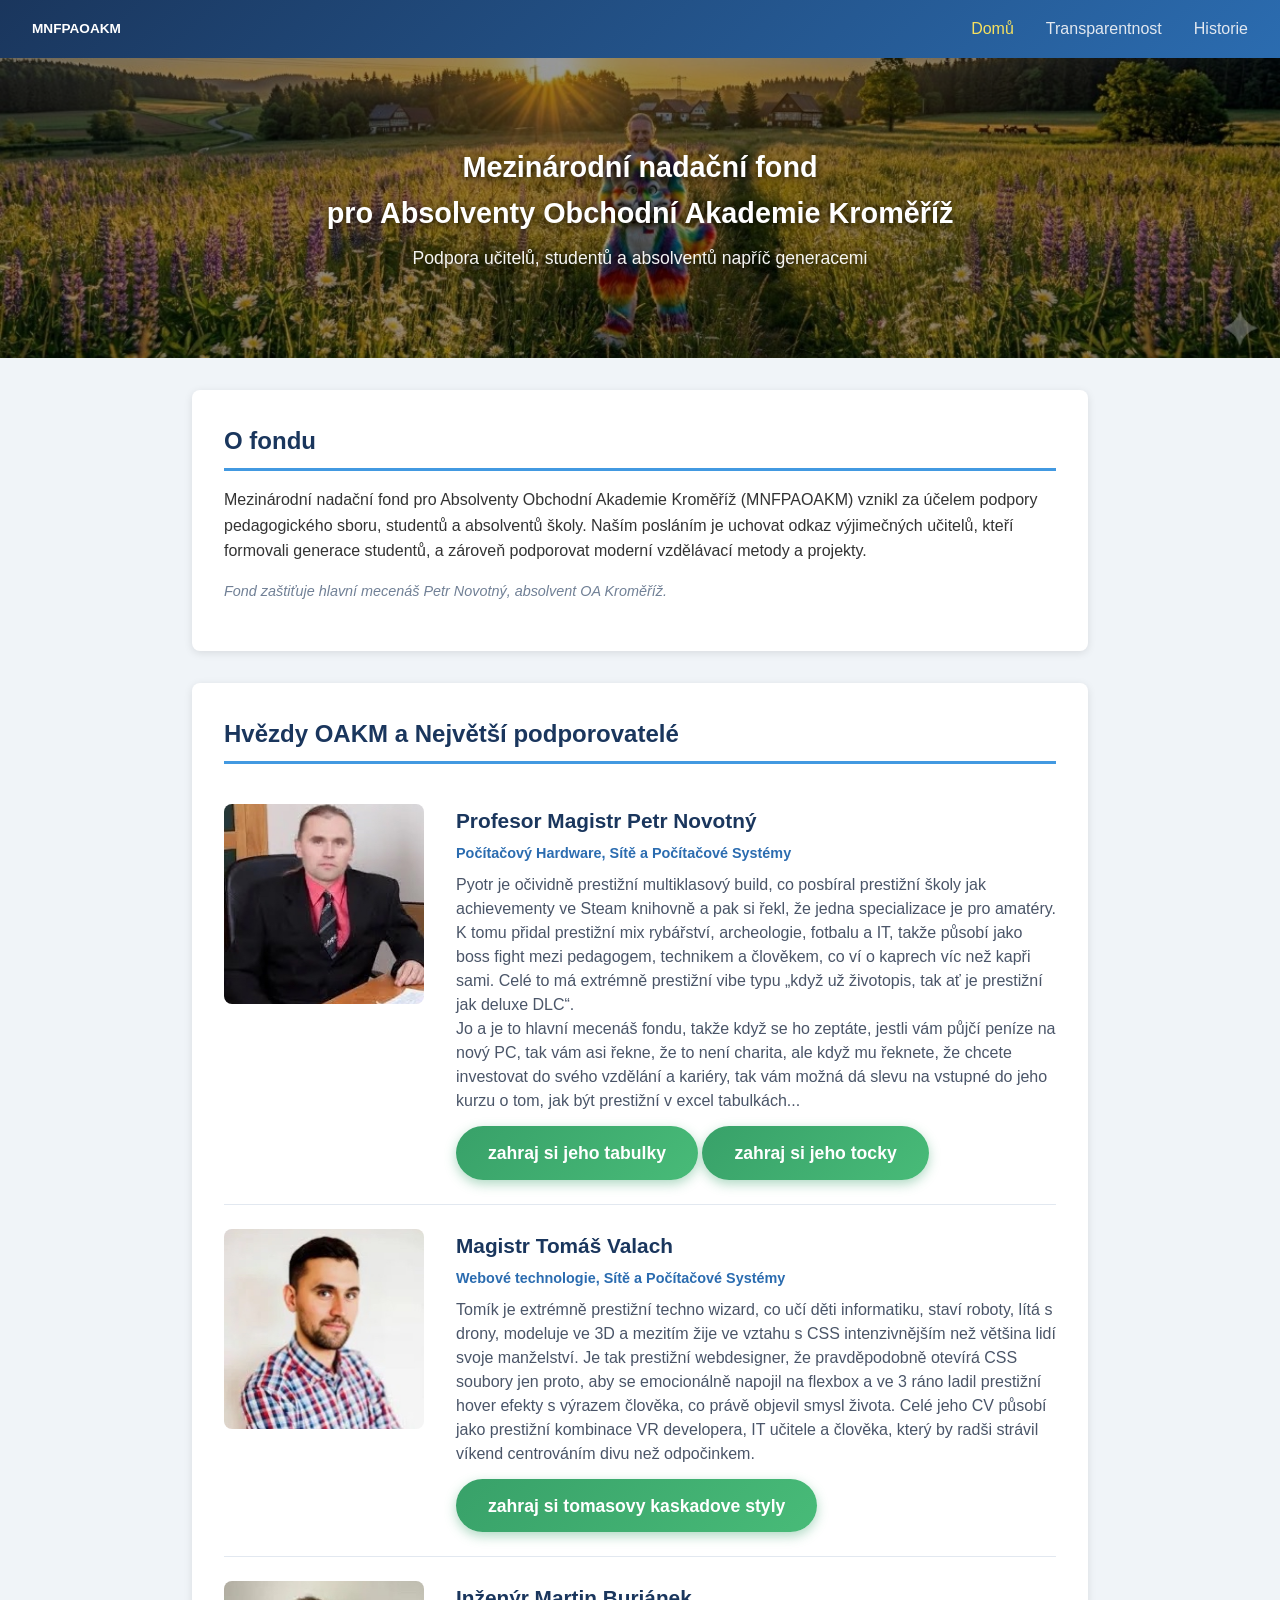
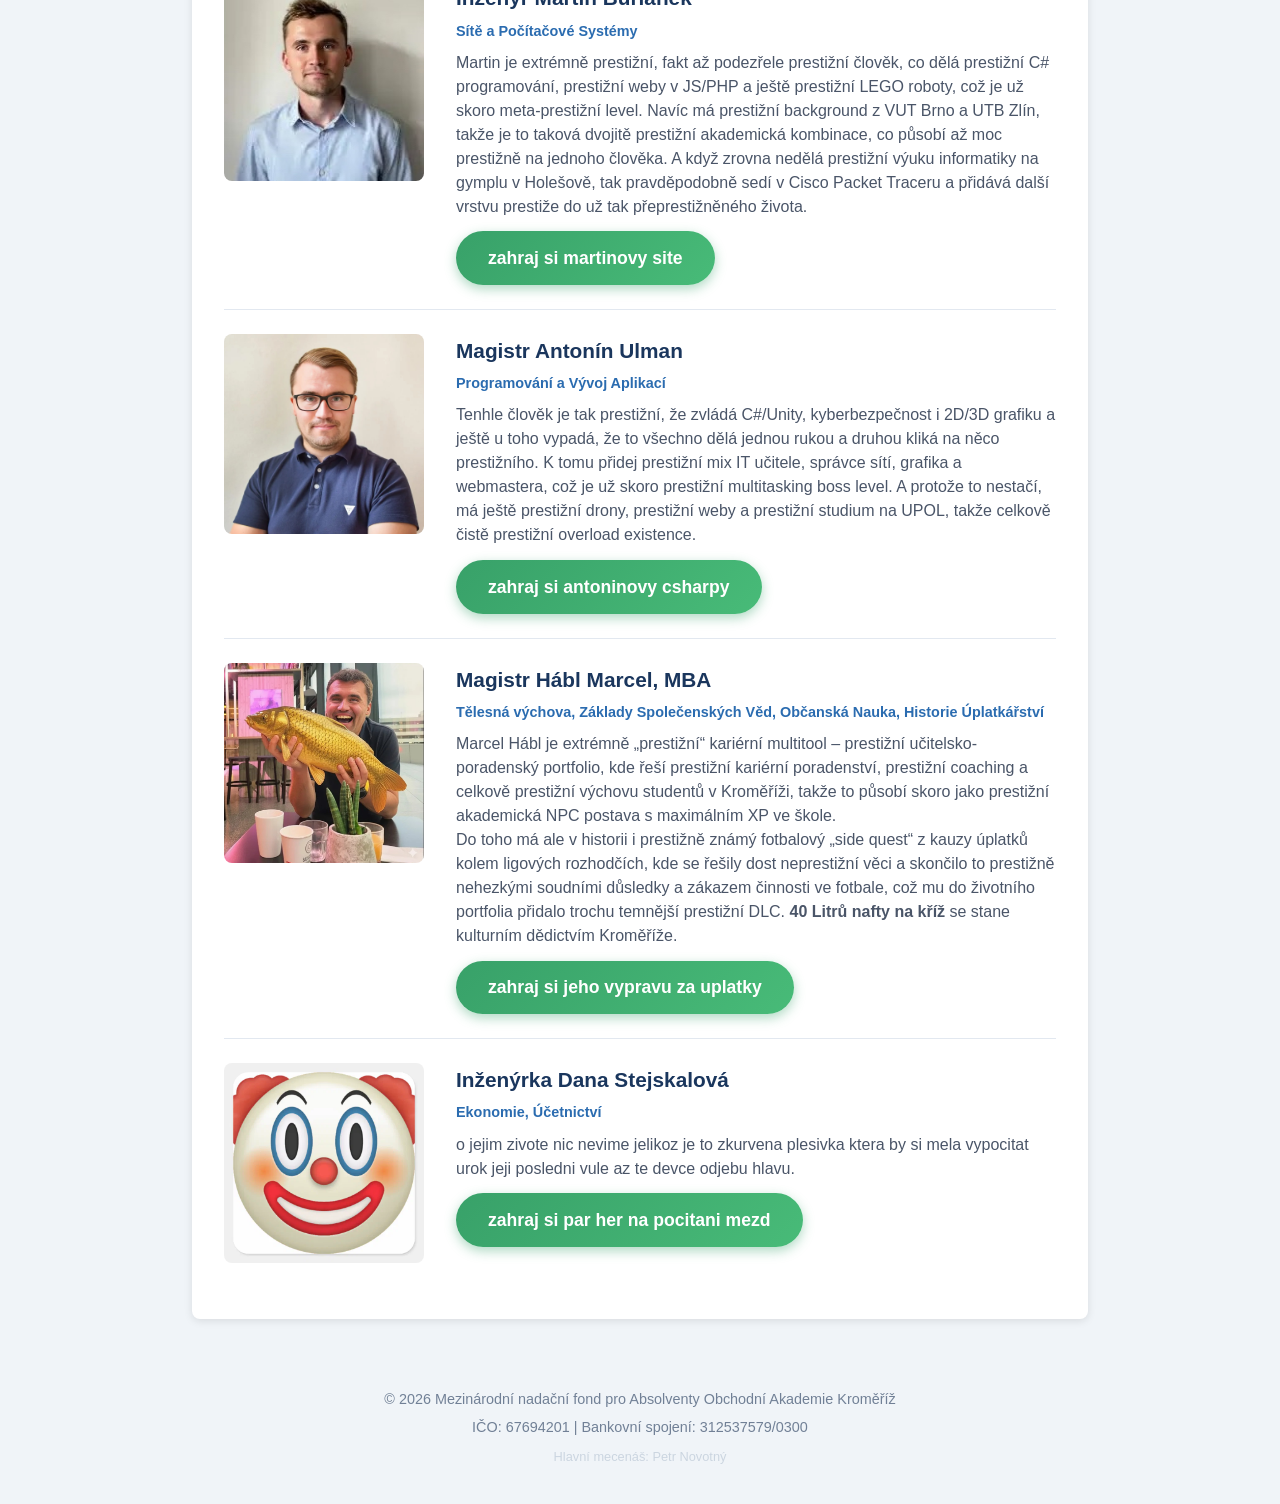
<file: index.html>
<!doctype html>
<html lang="cs">
  <head>
    <meta charset="UTF-8" />
    <meta name="viewport" content="width=device-width, initial-scale=1.0" />
    <title>
      MNFPAOAKM – Mezinárodní nadační fond pro Absolventy OA Kroměříž
    </title>
    <link rel="stylesheet" href="styles.css" />
  </head>
  <body>
    <nav>
      <div class="logo">MNFPAOAKM</div>
      <ul>
        <li><a href="index.html" class="active">Domů</a></li>
        <li><a href="prijmy.html">Transparentnost</a></li>
        <li><a href="historie.html">Historie</a></li>
      </ul>
    </nav>

    <div class="banner">
      <img src="banner.jpg" alt="MNFPAOAKM" width="1200" height="300" />
      <div class="banner-text">
        <h1>
          Mezinárodní nadační fond <br />
          pro Absolventy Obchodní Akademie Kroměříž
        </h1>
        <p>Podpora učitelů, studentů a absolventů napříč generacemi</p>
      </div>
    </div>

    <div class="content">
      <div class="card">
        <h2>O fondu</h2>
        <p>
          Mezinárodní nadační fond pro Absolventy Obchodní Akademie Kroměříž
          (MNFPAOAKM) vznikl za účelem podpory pedagogického sboru, studentů a
          absolventů školy. Naším posláním je uchovat odkaz výjimečných učitelů,
          kteří formovali generace studentů, a zároveň podporovat moderní
          vzdělávací metody a projekty.
        </p>
        <p
          style="
            color: #718096;
            font-size: 0.9rem;
            font-style: italic;
            margin-top: 0.5rem;
          "
        >
          Fond zaštiťuje hlavní mecenáš Petr Novotný, absolvent OA Kroměříž.
        </p>
      </div>

      <div class="card">
        <h2>Hvězdy OAKM a Největší podporovatelé</h2>

        <div class="teacher">
          <div class="teacher-photo">
            <img src="misc/pyotr.jpg" alt="pyotr" />
          </div>
          <div class="teacher-info">
            <h3>Profesor Magistr Petr Novotný</h3>
            <div class="subject">
              Počítačový Hardware, Sítě a Počítačové Systémy
            </div>
            <p>
              Pyotr je očividně prestižní multiklasový build, co posbíral
              prestižní školy jak achievementy ve Steam knihovně a pak si řekl,
              že jedna specializace je pro amatéry. K tomu přidal prestižní mix
              rybářství, archeologie, fotbalu a IT, takže působí jako boss fight
              mezi pedagogem, technikem a člověkem, co ví o kaprech víc než
              kapři sami. Celé to má extrémně prestižní vibe typu „když už
              životopis, tak ať je prestižní jak deluxe DLC“.
              <br />
              Jo a je to hlavní mecenáš fondu, takže když se ho zeptáte, jestli
              vám půjčí peníze na nový PC, tak vám asi řekne, že to není
              charita, ale když mu řeknete, že chcete investovat do svého
              vzdělání a kariéry, tak vám možná dá slevu na vstupné do jeho
              kurzu o tom, jak být prestižní v excel tabulkách...
            </p>
            <a href="hra/index.html?ucitel=1" class="btn"
              >zahraj si jeho tabulky</a
            >
            <a href="hra/index.html?ucitel=1" class="btn"
              >zahraj si jeho tocky</a
            >
          </div>
        </div>

        <div class="teacher">
          <div class="teacher-photo">
            <img src="misc/tomuchalov.jpg" alt="kalach" />
          </div>
          <div class="teacher-info">
            <h3>Magistr Tomáš Valach</h3>
            <div class="subject">
              Webové technologie, Sítě a Počítačové Systémy
            </div>
            <p>
              Tomík je extrémně prestižní techno wizard, co učí děti
              informatiku, staví roboty, lítá s drony, modeluje ve 3D a mezitím
              žije ve vztahu s CSS intenzivnějším než většina lidí svoje
              manželství. Je tak prestižní webdesigner, že pravděpodobně otevírá
              CSS soubory jen proto, aby se emocionálně napojil na flexbox a ve
              3 ráno ladil prestižní hover efekty s výrazem člověka, co právě
              objevil smysl života. Celé jeho CV působí jako prestižní kombinace
              VR developera, IT učitele a člověka, který by radši strávil víkend
              centrováním divu než odpočinkem.
            </p>
            <a href="hra/index.html?ucitel=2" class="btn"
              >zahraj si tomasovy kaskadove styly</a
            >
          </div>
        </div>

        <div class="teacher">
          <div class="teacher-photo">
            <img src="misc/martan.jpg" alt="buzianek" />
          </div>
          <div class="teacher-info">
            <h3>Inženýr Martin Buriánek</h3>
            <div class="subject">Sítě a Počítačové Systémy</div>
            <p>
              Martin je extrémně prestižní, fakt až podezřele prestižní člověk,
              co dělá prestižní C# programování, prestižní weby v JS/PHP a ještě
              prestižní LEGO roboty, což je už skoro meta-prestižní level. Navíc
              má prestižní background z VUT Brno a UTB Zlín, takže je to taková
              dvojitě prestižní akademická kombinace, co působí až moc prestižně
              na jednoho člověka. A když zrovna nedělá prestižní výuku
              informatiky na gymplu v Holešově, tak pravděpodobně sedí v Cisco
              Packet Traceru a přidává další vrstvu prestiže do už tak
              přeprestižněného života.
            </p>
            <a href="hra/index.html?ucitel=3" class="btn"
              >zahraj si martinovy site</a
            >
          </div>
        </div>

        <div class="teacher">
          <div class="teacher-photo">
            <img src="misc/tonda.jpg" alt="tondoslav" />
          </div>
          <div class="teacher-info">
            <h3>Magistr Antonín Ulman</h3>
            <div class="subject">Programování a Vývoj Aplikací</div>
            <p>
              Tenhle člověk je tak prestižní, že zvládá C#/Unity,
              kyberbezpečnost i 2D/3D grafiku a ještě u toho vypadá, že to
              všechno dělá jednou rukou a druhou kliká na něco prestižního. K
              tomu přidej prestižní mix IT učitele, správce sítí, grafika a
              webmastera, což je už skoro prestižní multitasking boss level. A
              protože to nestačí, má ještě prestižní drony, prestižní weby a
              prestižní studium na UPOL, takže celkově čistě prestižní overload
              existence.
            </p>
            <a href="hra/index.html?ucitel=4" class="btn"
              >zahraj si antoninovy csharpy</a
            >
          </div>
        </div>

        <div class="teacher">
          <div class="teacher-photo">
            <img src="misc/marcer.jpg" alt="rozhodci" />
          </div>
          <div class="teacher-info">
            <h3>Magistr Hábl Marcel, MBA</h3>
            <div class="subject">
              Tělesná výchova, Základy Společenských Věd, Občanská Nauka,
              Historie Úplatkářství
            </div>
            <p>
              Marcel Hábl je extrémně „prestižní“ kariérní multitool – prestižní
              učitelsko-poradenský portfolio, kde řeší prestižní kariérní
              poradenství, prestižní coaching a celkově prestižní výchovu
              studentů v Kroměříži, takže to působí skoro jako prestižní
              akademická NPC postava s maximálním XP ve škole. <br />
              Do toho má ale v historii i prestižně známý fotbalový „side quest“
              z kauzy úplatků kolem ligových rozhodčích, kde se řešily dost
              neprestižní věci a skončilo to prestižně nehezkými soudními
              důsledky a zákazem činnosti ve fotbale, což mu do životního
              portfolia přidalo trochu temnější prestižní DLC.
              <strong>40 Litrů nafty na kříž</strong> se stane kulturním
              dědictvím Kroměříže.
            </p>
            <a href="hra/index.html?ucitel=5" class="btn"
              >zahraj si jeho vypravu za uplatky</a
            >
          </div>
        </div>

        <div class="teacher">
          <div class="teacher-photo">
            <img src="misc/dana.jpg" alt="ekonomicka kurva" />
          </div>
          <div class="teacher-info">
            <h3>Inženýrka Dana Stejskalová</h3>
            <div class="subject">Ekonomie, Účetnictví</div>
            <p>
              o jejim zivote nic nevime jelikoz je to zkurvena plesivka ktera by
              si mela vypocitat urok jeji posledni vule az te devce odjebu
              hlavu.
            </p>
            <a href="hra/index.html?ucitel=6" class="btn"
              >zahraj si par her na pocitani mezd</a
            >
          </div>
        </div>
      </div>
    </div>

    <footer>
      <p>
        &copy; 2026 Mezinárodní nadační fond pro Absolventy Obchodní Akademie
        Kroměříž
      </p>
      <p>IČO: 67694201 | Bankovní spojení: 312537579/0300</p>
      <p style="color: #cbd5e0; font-size: 0.8rem; margin-top: 0.5rem">
        Hlavní mecenáš: Petr Novotný
      </p>
    </footer>
  </body>
</html>
</file>
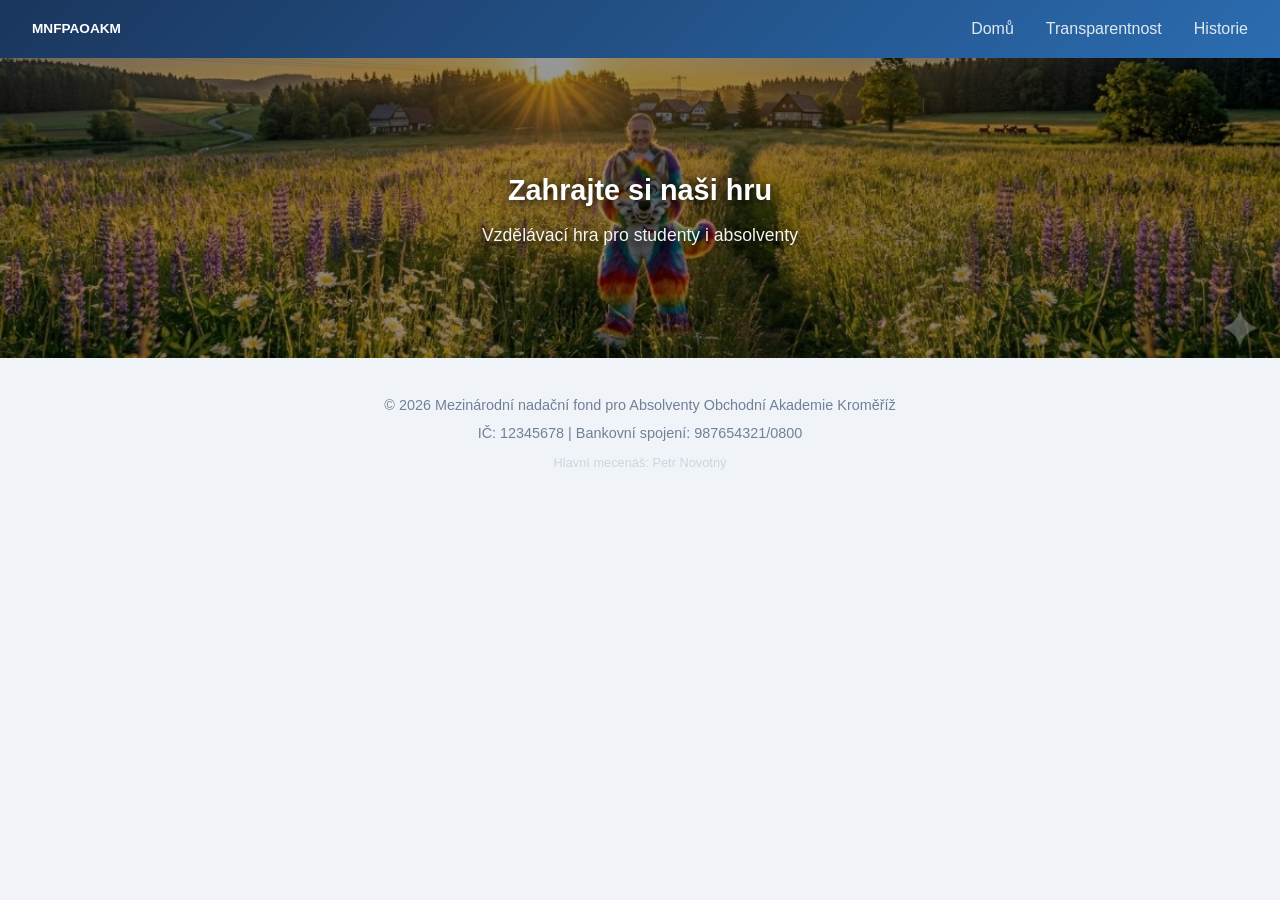
<file: hry/index.html>
<!doctype html>
<html lang="cs">
  <head>
    <meta charset="UTF-8" />
    <meta name="viewport" content="width=device-width, initial-scale=1.0" />
    <title>Hra – MNFPAOAKM</title>
    <link rel="stylesheet" href="../styles.css" />
  </head>
  <body>
    <nav>
      <div class="logo">MNFPAOAKM</div>
      <ul>
        <li><a href="../index.html">Domů</a></li>
        <li><a href="../prijmy.html">Transparentnost</a></li>
        <li><a href="../historie.html">Historie</a></li>
      </ul>
    </nav>

    <div class="banner">
      <img src="../banner.jpg" alt="MNFPAOAKM" width="1200" height="300" />
      <div class="banner-text">
        <h1>Zahrajte si naši hru</h1>
        <p>Vzdělávací hra pro studenty i absolventy</p>
      </div>
    </div>

    <footer>
      <p>
        &copy; 2026 Mezinárodní nadační fond pro Absolventy Obchodní Akademie
        Kroměříž
      </p>
      <p>IČ: 12345678 | Bankovní spojení: 987654321/0800</p>
      <p style="color: #cbd5e0; font-size: 0.8rem; margin-top: 0.5rem">
        Hlavní mecenáš: Petr Novotný
      </p>
    </footer>
  </body>
</html>
</file>
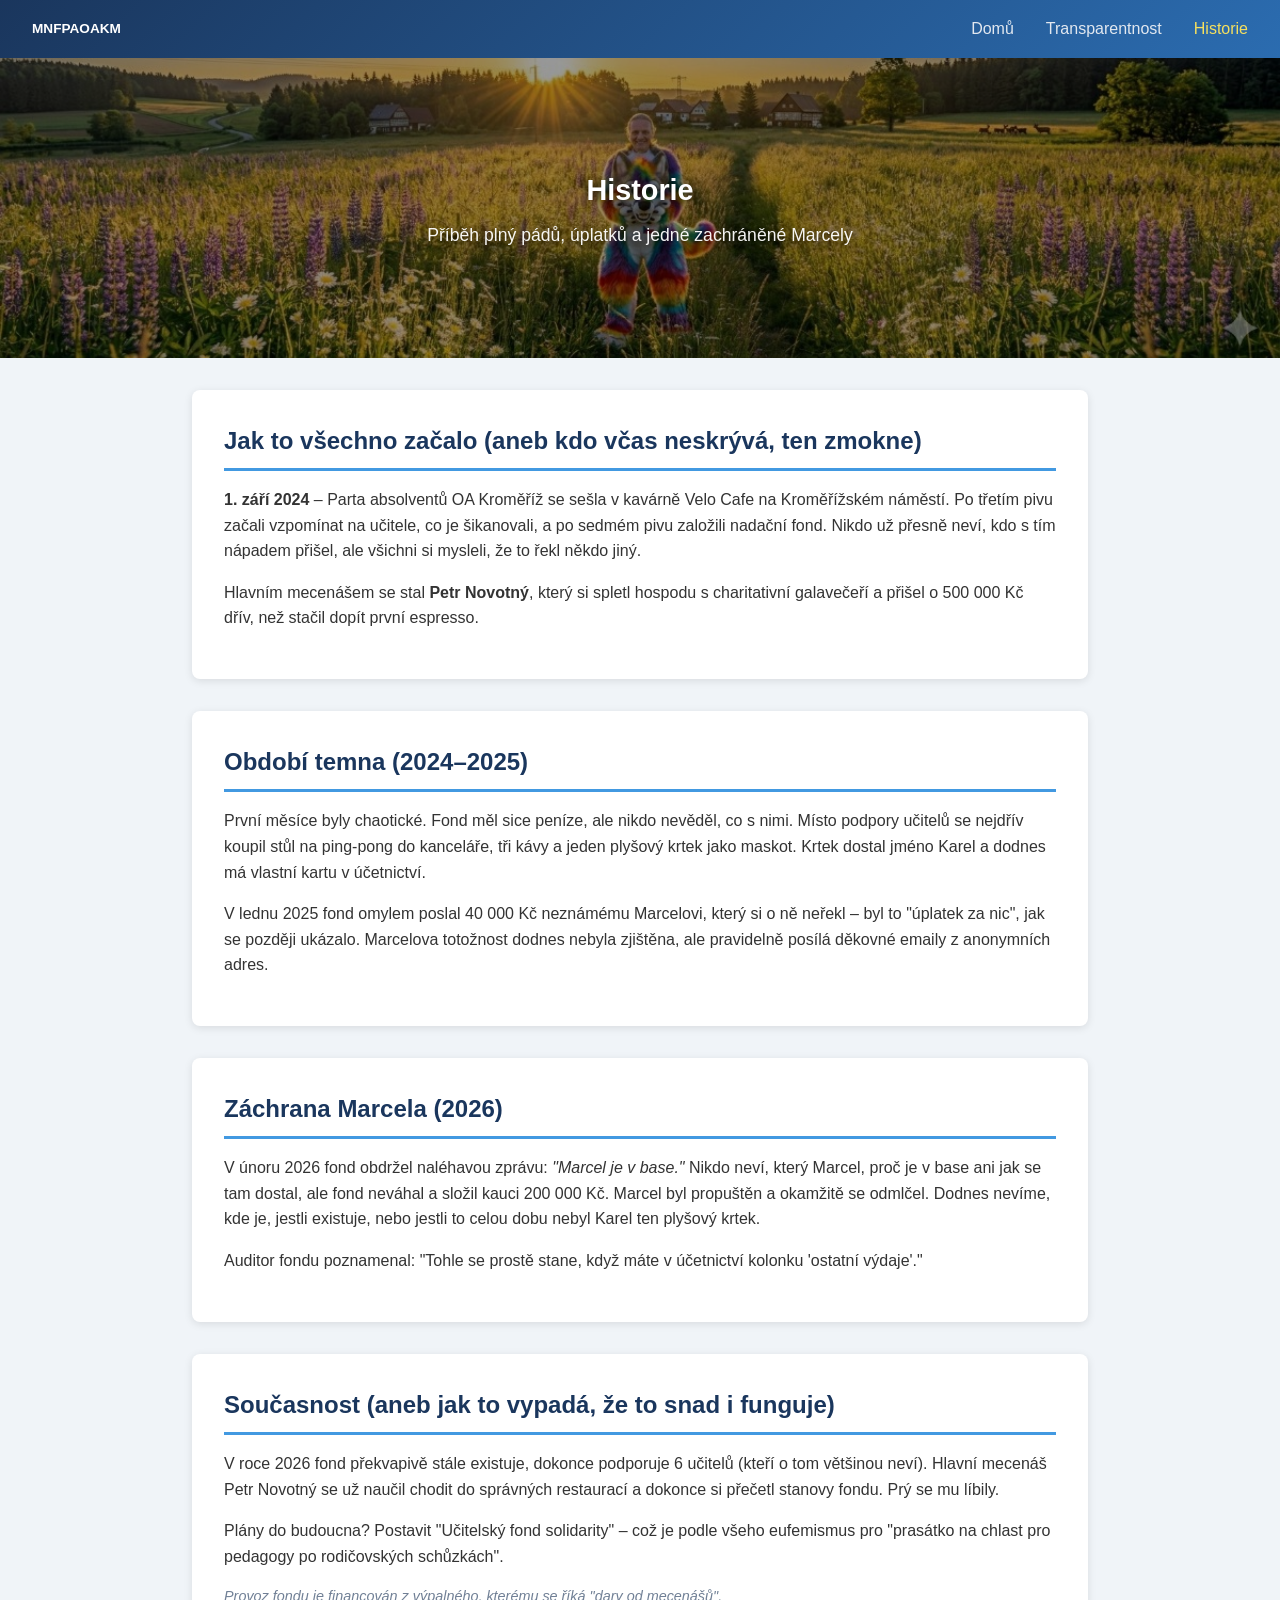
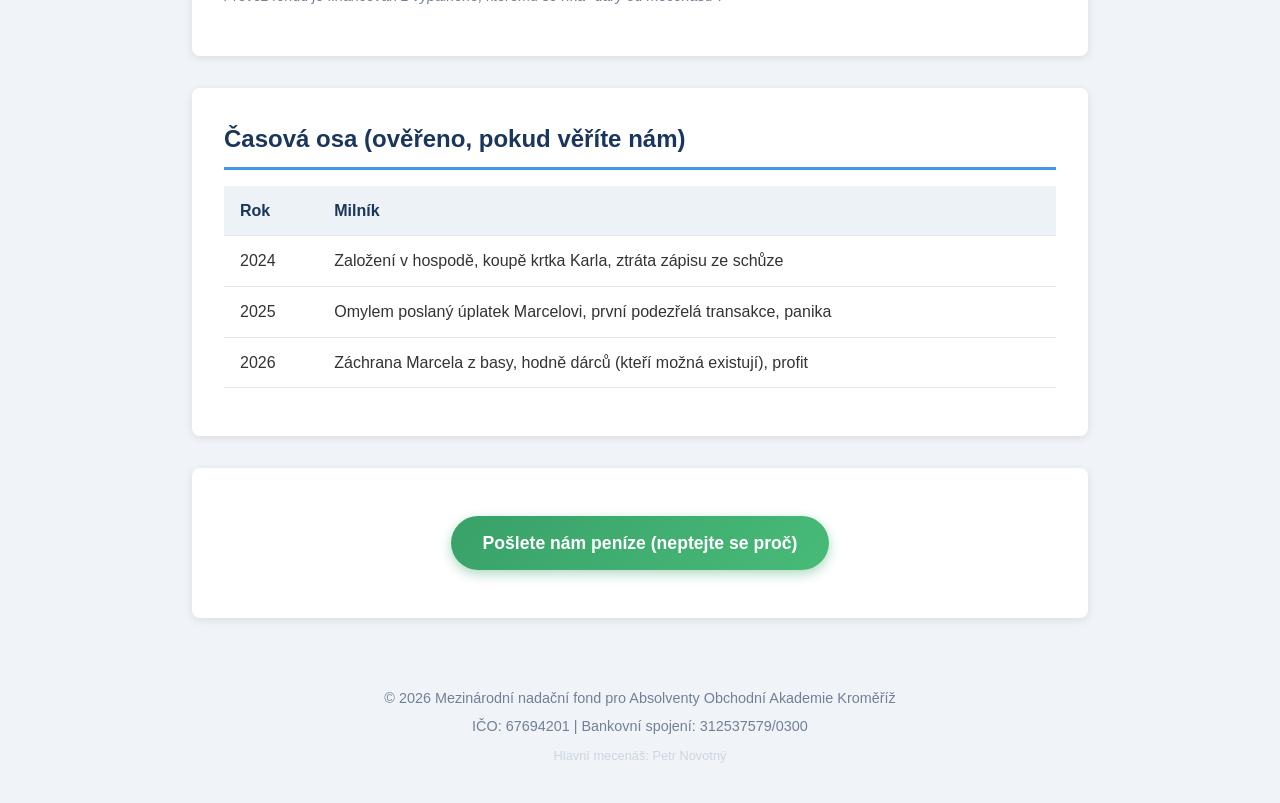
<file: historie.html>
<!doctype html>
<html lang="cs">
  <head>
    <meta charset="UTF-8" />
    <meta name="viewport" content="width=device-width, initial-scale=1.0" />
    <title>Historie – MNFPAOAKM</title>
    <link rel="stylesheet" href="styles.css" />
  </head>
  <body>
    <nav>
      <div class="logo">MNFPAOAKM</div>
      <ul>
        <li><a href="index.html">Domů</a></li>
        <li><a href="prijmy.html">Transparentnost</a></li>
        <li><a href="historie.html" class="active">Historie</a></li>
      </ul>
    </nav>

    <div class="banner">
      <img src="banner.jpg" alt="MNFPAOAKM" width="1200" height="300" />
      <div class="banner-text">
        <h1>Historie</h1>
        <p>Příběh plný pádů, úplatků a jedné zachráněné Marcely</p>
      </div>
    </div>

    <div class="content">
      <div class="card">
        <h2>Jak to všechno začalo (aneb kdo včas neskrývá, ten zmokne)</h2>
        <p>
          <strong>1. září 2024</strong> – Parta absolventů OA Kroměříž se sešla
          v kavárně Velo Cafe na Kroměřížském náměstí. Po třetím pivu začali
          vzpomínat na učitele, co je šikanovali, a po sedmém pivu založili
          nadační fond. Nikdo už přesně neví, kdo s tím nápadem přišel, ale
          všichni si mysleli, že to řekl někdo jiný.
        </p>
        <p>
          Hlavním mecenášem se stal <strong>Petr Novotný</strong>, který si
          spletl hospodu s charitativní galavečeří a přišel o 500 000 Kč dřív,
          než stačil dopít první espresso.
        </p>
      </div>

      <div class="card">
        <h2>Období temna (2024–2025)</h2>
        <p>
          První měsíce byly chaotické. Fond měl sice peníze, ale nikdo nevěděl,
          co s nimi. Místo podpory učitelů se nejdřív koupil stůl na ping-pong
          do kanceláře, tři kávy a jeden plyšový krtek jako maskot. Krtek dostal
          jméno Karel a dodnes má vlastní kartu v účetnictví.
        </p>
        <p>
          V lednu 2025 fond omylem poslal 40 000 Kč neznámému Marcelovi, který
          si o ně neřekl – byl to "úplatek za nic", jak se později ukázalo.
          Marcelova totožnost dodnes nebyla zjištěna, ale pravidelně posílá
          děkovné emaily z anonymních adres.
        </p>
      </div>

      <div class="card">
        <h2>Záchrana Marcela (2026)</h2>
        <p>
          V únoru 2026 fond obdržel naléhavou zprávu:
          <em>"Marcel je v base."</em> Nikdo neví, který Marcel, proč je v base
          ani jak se tam dostal, ale fond neváhal a složil kauci 200 000 Kč.
          Marcel byl propuštěn a okamžitě se odmlčel. Dodnes nevíme, kde je,
          jestli existuje, nebo jestli to celou dobu nebyl Karel ten plyšový
          krtek.
        </p>
        <p>
          Auditor fondu poznamenal: "Tohle se prostě stane, když máte v
          účetnictví kolonku 'ostatní výdaje'."
        </p>
      </div>

      <div class="card">
        <h2>Současnost (aneb jak to vypadá, že to snad i funguje)</h2>
        <p>
          V roce 2026 fond překvapivě stále existuje, dokonce podporuje 6
          učitelů (kteří o tom většinou neví). Hlavní mecenáš Petr Novotný se už
          naučil chodit do správných restaurací a dokonce si přečetl stanovy
          fondu. Prý se mu líbily.
        </p>
        <p>
          Plány do budoucna? Postavit "Učitelský fond solidarity" – což je podle
          všeho eufemismus pro "prasátko na chlast pro pedagogy po rodičovských
          schůzkách".
        </p>
        <p style="color: #718096; font-size: 0.9rem; font-style: italic">
          Provoz fondu je financován z výpalného, kterému se říká "dary od
          mecenášů".
        </p>
      </div>

      <div class="card">
        <h2>Časová osa (ověřeno, pokud věříte nám)</h2>
        <table>
          <thead>
            <tr>
              <th>Rok</th>
              <th>Milník</th>
            </tr>
          </thead>
          <tbody>
            <tr>
              <td>2024</td>
              <td>
                Založení v hospodě, koupě krtka Karla, ztráta zápisu ze schůze
              </td>
            </tr>
            <tr>
              <td>2025</td>
              <td>
                Omylem poslaný úplatek Marcelovi, první podezřelá transakce,
                panika
              </td>
            </tr>
            <tr>
              <td>2026</td>
              <td>
                Záchrana Marcela z basy, hodně dárců (kteří možná existují),
                profit
              </td>
            </tr>
          </tbody>
        </table>
      </div>

      <div class="card" style="text-align: center">
        <p style="margin-top: 1rem">
          <a href="https://www.paypal.com/donate" target="_blank" class="btn"
            >Pošlete nám peníze (neptejte se proč)</a
          >
        </p>
      </div>
    </div>

    <footer>
      <p>
        &copy; 2026 Mezinárodní nadační fond pro Absolventy Obchodní Akademie
        Kroměříž
      </p>
      <p>IČO: 67694201 | Bankovní spojení: 312537579/0300</p>
      <p style="color: #cbd5e0; font-size: 0.8rem; margin-top: 0.5rem">
        Hlavní mecenáš: Petr Novotný
      </p>
    </footer>
  </body>
</html>
</file>
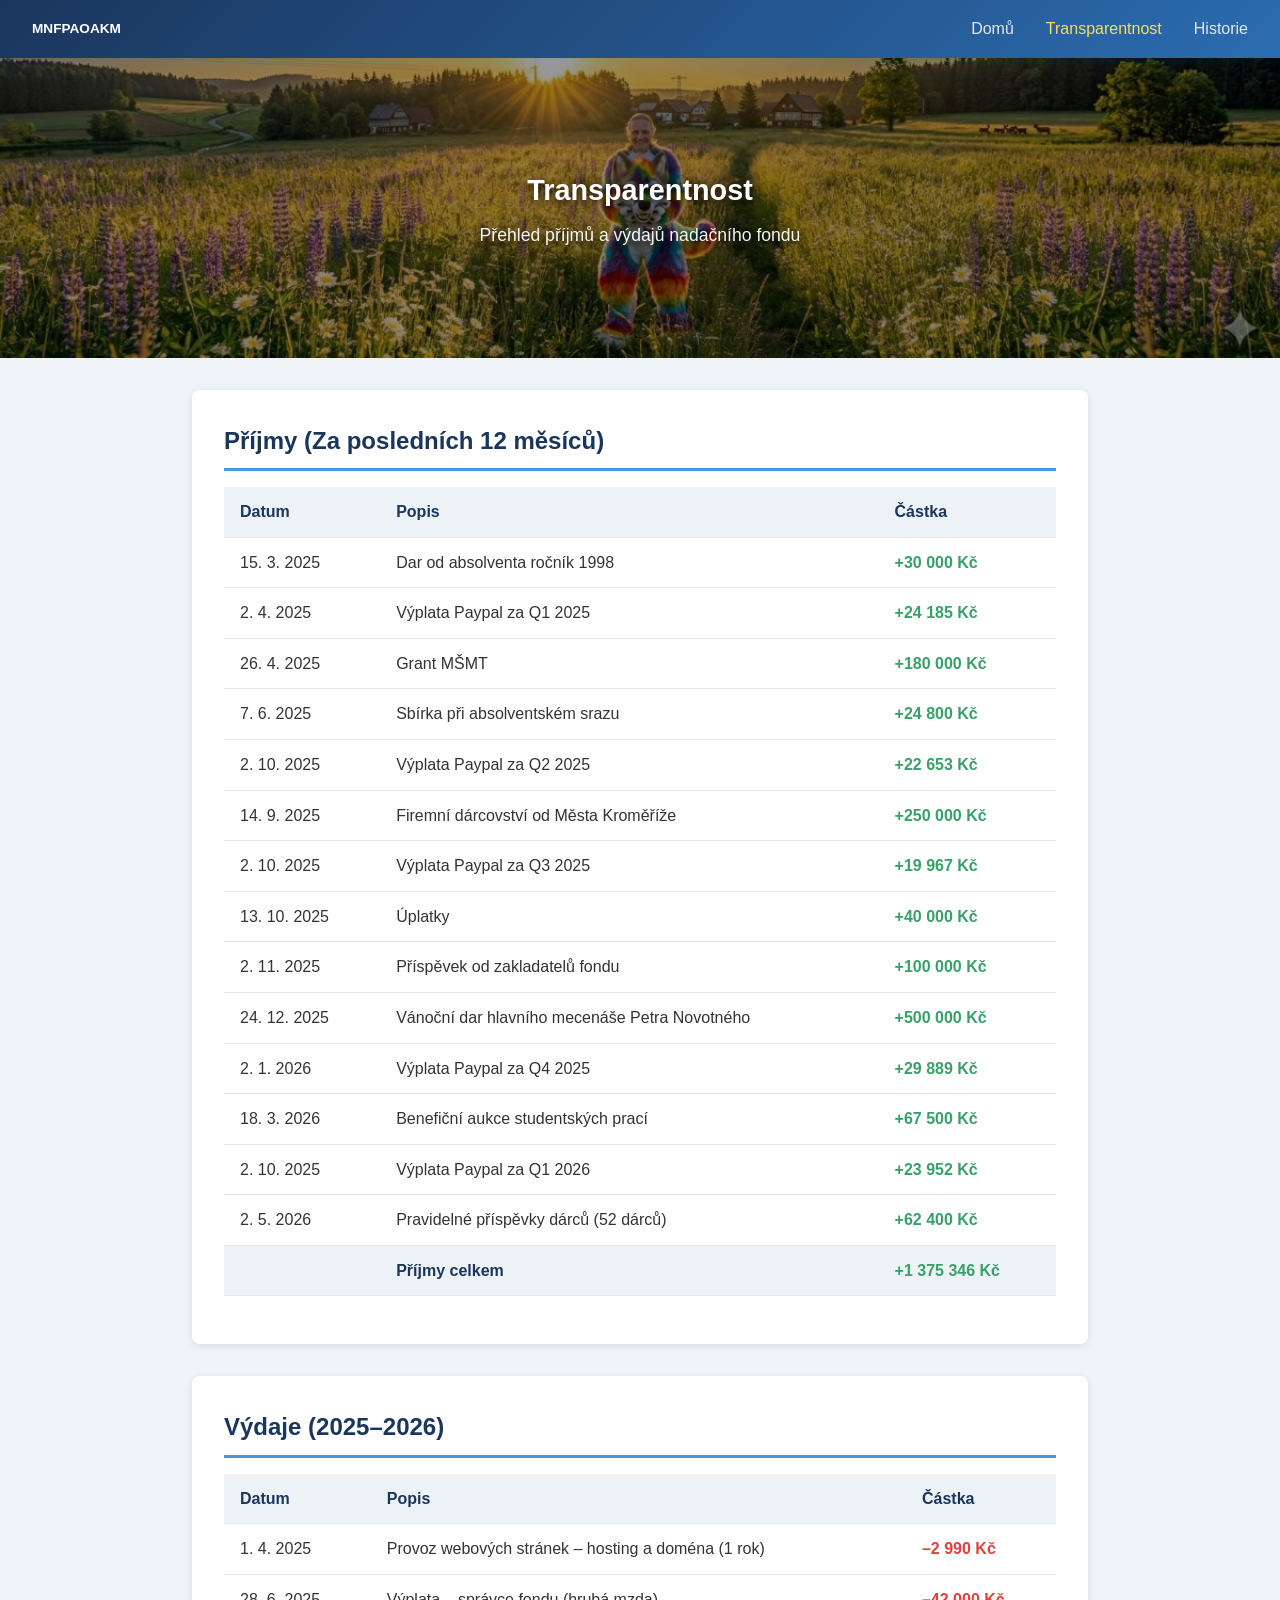
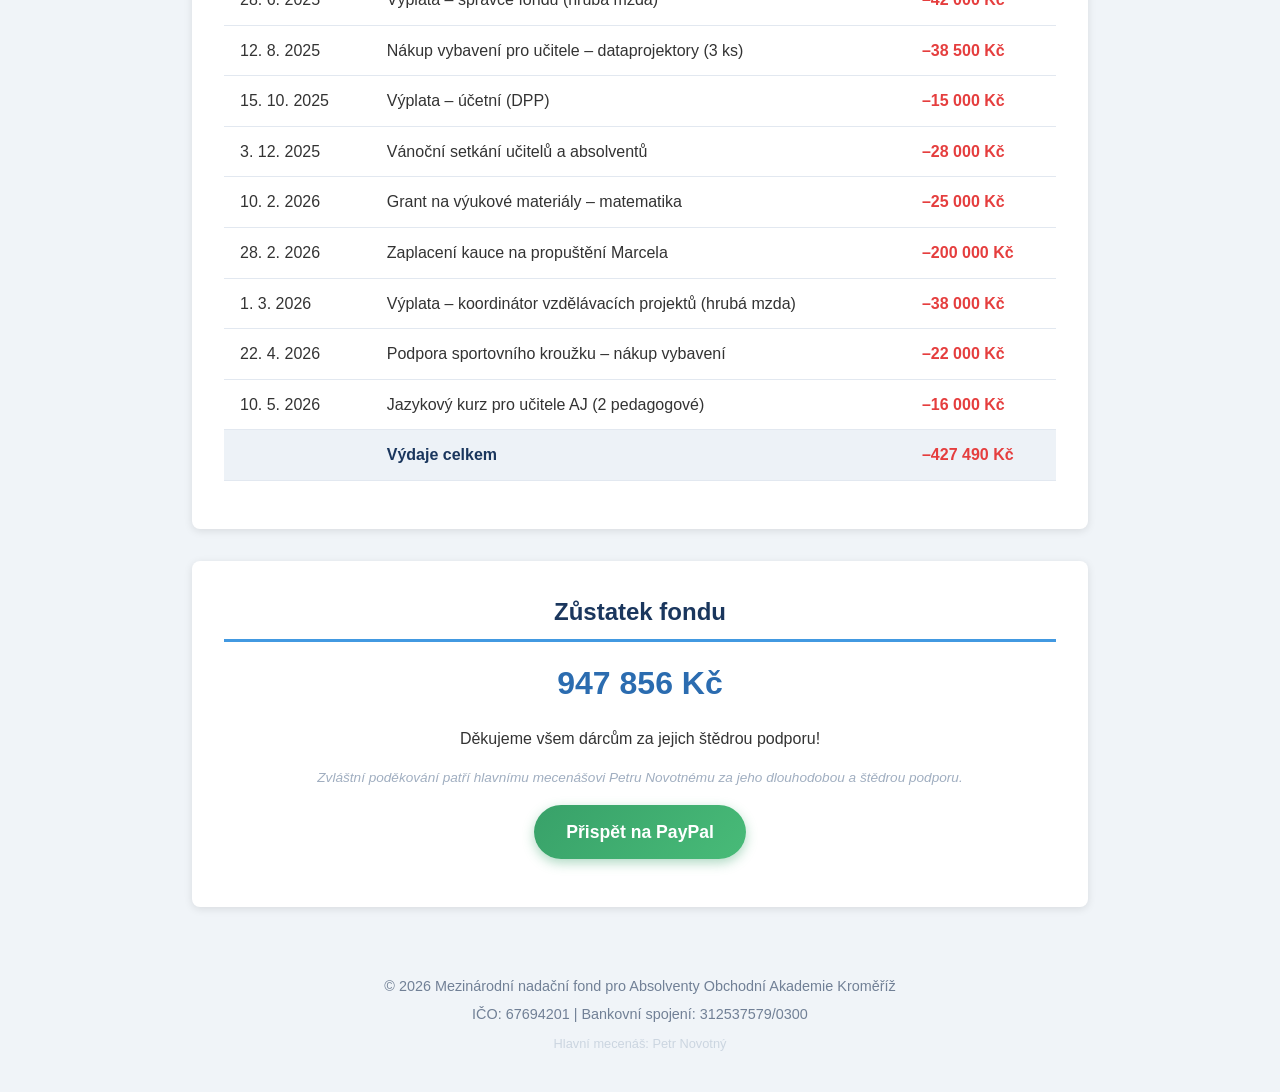
<file: prijmy.html>
<!doctype html>
<html lang="cs">
  <head>
    <meta charset="UTF-8" />
    <meta name="viewport" content="width=device-width, initial-scale=1.0" />
    <title>Transparentnost – MNFPAOAKM</title>
    <link rel="stylesheet" href="styles.css" />
  </head>
  <body>
    <nav>
      <div class="logo">MNFPAOAKM</div>
      <ul>
        <li><a href="index.html">Domů</a></li>
        <li><a href="prijmy.html" class="active">Transparentnost</a></li>
        <li><a href="historie.html">Historie</a></li>
      </ul>
    </nav>

    <div class="banner">
      <img src="banner.jpg" alt="MNFPAOAKM" width="1200" height="300" />
      <div class="banner-text">
        <h1>Transparentnost</h1>
        <p>Přehled příjmů a výdajů nadačního fondu</p>
      </div>
    </div>

    <div class="content">
      <div class="card">
        <h2>Příjmy (Za posledních 12 měsíců)</h2>
        <table>
          <thead>
            <tr>
              <th>Datum</th>
              <th>Popis</th>
              <th>Částka</th>
            </tr>
          </thead>
          <tbody>
            <tr>
              <td>15. 3. 2025</td>
              <td>Dar od absolventa ročník 1998</td>
              <td class="amount-positive">+30 000 Kč</td>
            </tr>

            <tr>
              <td>2. 4. 2025</td>
              <td>Výplata Paypal za Q1 2025</td>
              <td class="amount-positive">+24 185 Kč</td>
            </tr>

            <tr>
              <td>26. 4. 2025</td>
              <td>Grant MŠMT</td>
              <td class="amount-positive">+180 000 Kč</td>
            </tr>
            <tr>
              <td>7. 6. 2025</td>
              <td>Sbírka při absolventském srazu</td>
              <td class="amount-positive">+24 800 Kč</td>
            </tr>

            <tr>
              <td>2. 10. 2025</td>
              <td>Výplata Paypal za Q2 2025</td>
              <td class="amount-positive">+22 653 Kč</td>
            </tr>

            <tr>
              <td>14. 9. 2025</td>
              <td>Firemní dárcovství od Města Kroměříže</td>
              <td class="amount-positive">+250 000 Kč</td>
            </tr>

            <tr>
              <td>2. 10. 2025</td>
              <td>Výplata Paypal za Q3 2025</td>
              <td class="amount-positive">+19 967 Kč</td>
            </tr>

            <tr>
              <td>13. 10. 2025</td>
              <td>Úplatky</td>
              <td class="amount-positive">+40 000 Kč</td>
            </tr>
            <tr>
              <td>2. 11. 2025</td>
              <td>Příspěvek od zakladatelů fondu</td>
              <td class="amount-positive">+100 000 Kč</td>
            </tr>
            <tr>
              <td>24. 12. 2025</td>
              <td>Vánoční dar hlavního mecenáše Petra Novotného</td>
              <td class="amount-positive">+500 000 Kč</td>
            </tr>

            <tr>
              <td>2. 1. 2026</td>
              <td>Výplata Paypal za Q4 2025</td>
              <td class="amount-positive">+29 889 Kč</td>
            </tr>

            <tr>
              <td>18. 3. 2026</td>
              <td>Benefiční aukce studentských prací</td>
              <td class="amount-positive">+67 500 Kč</td>
            </tr>

            <tr>
              <td>2. 10. 2025</td>
              <td>Výplata Paypal za Q1 2026</td>
              <td class="amount-positive">+23 952 Kč</td>
            </tr>

            <tr>
              <td>2. 5. 2026</td>
              <td>Pravidelné příspěvky dárců (52 dárců)</td>
              <td class="amount-positive">+62 400 Kč</td>
            </tr>
          </tbody>
          <tfoot>
            <tr>
              <th></th>
              <th>Příjmy celkem</th>
              <th class="amount-positive">+1 375 346 Kč</th>
            </tr>
          </tfoot>
        </table>
      </div>

      <div class="card">
        <h2>Výdaje (2025–2026)</h2>
        <table>
          <thead>
            <tr>
              <th>Datum</th>
              <th>Popis</th>
              <th>Částka</th>
            </tr>
          </thead>
          <tbody>
            <tr>
              <td>1. 4. 2025</td>
              <td>Provoz webových stránek – hosting a doména (1 rok)</td>
              <td class="amount-negative">–2 990 Kč</td>
            </tr>
            <tr>
              <td>28. 6. 2025</td>
              <td>Výplata – správce fondu (hrubá mzda)</td>
              <td class="amount-negative">–42 000 Kč</td>
            </tr>
            <tr>
              <td>12. 8. 2025</td>
              <td>Nákup vybavení pro učitele – dataprojektory (3 ks)</td>
              <td class="amount-negative">–38 500 Kč</td>
            </tr>
            <tr>
              <td>15. 10. 2025</td>
              <td>Výplata – účetní (DPP)</td>
              <td class="amount-negative">–15 000 Kč</td>
            </tr>
            <tr>
              <td>3. 12. 2025</td>
              <td>Vánoční setkání učitelů a absolventů</td>
              <td class="amount-negative">–28 000 Kč</td>
            </tr>
            <tr>
              <td>10. 2. 2026</td>
              <td>Grant na výukové materiály – matematika</td>
              <td class="amount-negative">–25 000 Kč</td>
            </tr>
            <tr>
              <td>28. 2. 2026</td>
              <td>Zaplacení kauce na propuštění Marcela</td>
              <td class="amount-negative">–200 000 Kč</td>
            </tr>
            <tr>
              <td>1. 3. 2026</td>
              <td>Výplata – koordinátor vzdělávacích projektů (hrubá mzda)</td>
              <td class="amount-negative">–38 000 Kč</td>
            </tr>
            <tr>
              <td>22. 4. 2026</td>
              <td>Podpora sportovního kroužku – nákup vybavení</td>
              <td class="amount-negative">–22 000 Kč</td>
            </tr>
            <tr>
              <td>10. 5. 2026</td>
              <td>Jazykový kurz pro učitele AJ (2 pedagogové)</td>
              <td class="amount-negative">–16 000 Kč</td>
            </tr>
          </tbody>
          <tfoot>
            <tr>
              <th></th>
              <th>Výdaje celkem</th>
              <th class="amount-negative">–427 490 Kč</th>
            </tr>
          </tfoot>
        </table>
      </div>

      <div class="card" style="text-align: center">
        <h2>Zůstatek fondu</h2>
        <p style="font-size: 2rem; font-weight: 700; color: #2b6cb0">
          947 856 Kč
        </p>
        <p>Děkujeme všem dárcům za jejich štědrou podporu!</p>
        <p style="color: #a0aec0; font-size: 0.85rem; font-style: italic">
          Zvláštní poděkování patří hlavnímu mecenášovi Petru Novotnému za jeho
          dlouhodobou a štědrou podporu.
        </p>
        <p style="margin-top: 1rem">
          <a href="https://www.paypal.com/donate" target="_blank" class="btn"
            >Přispět na PayPal</a
          >
        </p>
      </div>
    </div>

    <footer>
      <p>
        &copy; 2026 Mezinárodní nadační fond pro Absolventy Obchodní Akademie
        Kroměříž
      </p>
      <p>IČO: 67694201 | Bankovní spojení: 312537579/0300</p>
      <p style="color: #cbd5e0; font-size: 0.8rem; margin-top: 0.5rem">
        Hlavní mecenáš: Petr Novotný
      </p>
    </footer>
  </body>
</html>
</file>
<file: styles.css>
* {
  margin: 0;
  padding: 0;
  box-sizing: border-box;
}

body {
  font-family: "Segoe UI", Tahoma, Geneva, Verdana, sans-serif;
  background: #f0f4f8;
  color: #333;
  line-height: 1.6;
}

nav {
  background: linear-gradient(135deg, #1a365d, #2b6cb0);
  padding: 1rem 2rem;
  display: flex;
  justify-content: space-between;
  align-items: center;
  box-shadow: 0 2px 10px rgba(0, 0, 0, 0.2);
}

nav .logo {
  color: #fff;
  font-size: 0.85rem;
  font-weight: 700;
  max-width: 300px;
}

nav ul {
  list-style: none;
  display: flex;
  gap: 2rem;
}

nav ul li a {
  color: #e2e8f0;
  text-decoration: none;
  font-weight: 500;
  transition: color 0.2s;
}

nav ul li a:hover,
nav ul li a.active {
  color: #f6e05e;
}

.banner {
  position: relative;
  width: 100%;
  height: 300px;
  overflow: hidden;
  background: linear-gradient(135deg, #2b6cb0, #4299e1);
}

.banner::after {
  content: "";
  position: absolute;
  inset: 0;
  background: rgba(0, 0, 0, 0.4);
  z-index: 1;
  pointer-events: none;
}

.banner img {
  width: 100%;
  height: 100%;
  object-fit: cover;
  display: block;
}

.banner .banner-text {
  position: absolute;
  top: 50%;
  left: 50%;
  transform: translate(-50%, -50%);
  text-align: center;
  color: #fff;
  text-shadow: 0 2px 8px rgba(0, 0, 0, 0.8);
  width: 90%;
  z-index: 2;
}

.banner .banner-text h1 {
  font-size: 1.8rem;
  margin-bottom: 0.5rem;
}

.banner .banner-text p {
  font-size: 1.1rem;
  opacity: 0.95;
}

.content {
  max-width: 960px;
  margin: 2rem auto;
  padding: 0 2rem;
}

.card {
  background: #fff;
  border-radius: 8px;
  padding: 2rem;
  box-shadow: 0 2px 8px rgba(0, 0, 0, 0.1);
  margin-bottom: 2rem;
}

.card h2 {
  color: #1a365d;
  margin-bottom: 1rem;
  border-bottom: 3px solid #4299e1;
  padding-bottom: 0.5rem;
}

.card p {
  margin-bottom: 1rem;
}

.btn {
  display: inline-block;
  background: linear-gradient(135deg, #38a169, #48bb78);
  color: #fff;
  padding: 0.8rem 2rem;
  border-radius: 50px;
  text-decoration: none;
  font-weight: 700;
  font-size: 1.1rem;
  transition:
    transform 0.2s,
    box-shadow 0.2s;
  box-shadow: 0 4px 12px rgba(56, 161, 105, 0.4);
  border: none;
  cursor: pointer;
}

.btn:hover {
  transform: translateY(-2px);
  box-shadow: 0 6px 20px rgba(56, 161, 105, 0.5);
}

table {
  width: 100%;
  border-collapse: collapse;
  margin: 1rem 0;
}

table th,
table td {
  padding: 0.75rem 1rem;
  text-align: left;
  border-bottom: 1px solid #e2e8f0;
}

table th {
  background: #edf2f7;
  color: #1a365d;
  font-weight: 600;
}

table tr:hover {
  background: #f7fafc;
}

.amount-positive {
  color: #38a169;
  font-weight: 600;
}

.amount-negative {
  color: #e53e3e;
  font-weight: 600;
}

footer {
  text-align: center;
  padding: 2rem;
  color: #718096;
  font-size: 0.9rem;
}

footer p {
  margin: 0.3rem 0;
}

.teacher {
  display: flex;
  gap: 2rem;
  align-items: flex-start;
  padding: 1.5rem 0;
  border-bottom: 1px solid #e2e8f0;
}

.teacher:last-child {
  border-bottom: none;
}

.teacher-photo {
  width: 200px;
  height: 200px;
  flex-shrink: 0;
  border-radius: 8px;
  overflow: hidden;
  background: #e2e8f0;
}

.teacher-photo img {
  width: 100%;
  height: 100%;
  object-fit: cover;
  display: block;
}

.teacher-info {
  flex: 1;
  min-width: 0;
}

.teacher-info h3 {
  color: #1a365d;
  font-size: 1.3rem;
  margin-bottom: 0.3rem;
}

.teacher-info .subject {
  color: #2b6cb0;
  font-weight: 600;
  font-size: 0.9rem;
  margin-bottom: 0.5rem;
}

.teacher-info p {
  color: #4a5568;
  margin-bottom: 0.8rem;
  line-height: 1.5;
}

@media (max-width: 600px) {
  .teacher {
    flex-direction: column;
    align-items: center;
    text-align: center;
  }
  .teacher-photo {
    width: 150px;
    height: 150px;
  }
}

@media (max-width: 768px) {
  nav {
    flex-direction: column;
    gap: 0.5rem;
    padding: 0.8rem 1rem;
  }
  nav .logo {
    font-size: 0.8rem;
    max-width: 100%;
  }
  nav ul {
    gap: 1rem;
    flex-wrap: wrap;
    justify-content: center;
  }
  nav ul li a {
    font-size: 0.9rem;
  }

  .banner {
    height: 200px;
  }
  .banner .banner-text h1 {
    font-size: 1.2rem;
  }
  .banner .banner-text p {
    font-size: 0.9rem;
  }

  .content {
    padding: 0 1rem;
    margin: 1rem auto;
  }
  .card {
    padding: 1.2rem;
  }
  .card h2 {
    font-size: 1.1rem;
  }

  .btn {
    padding: 0.7rem 1.5rem;
    font-size: 1rem;
  }

  table th,
  table td {
    padding: 0.5rem 0.6rem;
    font-size: 0.85rem;
  }
}

@media (max-width: 480px) {
  nav ul {
    gap: 0.6rem;
  }
  nav ul li a {
    font-size: 0.8rem;
  }

  .banner {
    height: 160px;
  }
  .banner .banner-text h1 {
    font-size: 1rem;
  }
  .banner .banner-text p {
    font-size: 0.8rem;
  }

  .teacher-photo {
    width: 120px;
    height: 120px;
  }
  .teacher-info h3 {
    font-size: 1.1rem;
  }

  table {
    font-size: 0.8rem;
  }
  table th,
  table td {
    padding: 0.4rem 0.4rem;
  }
}
</file>
